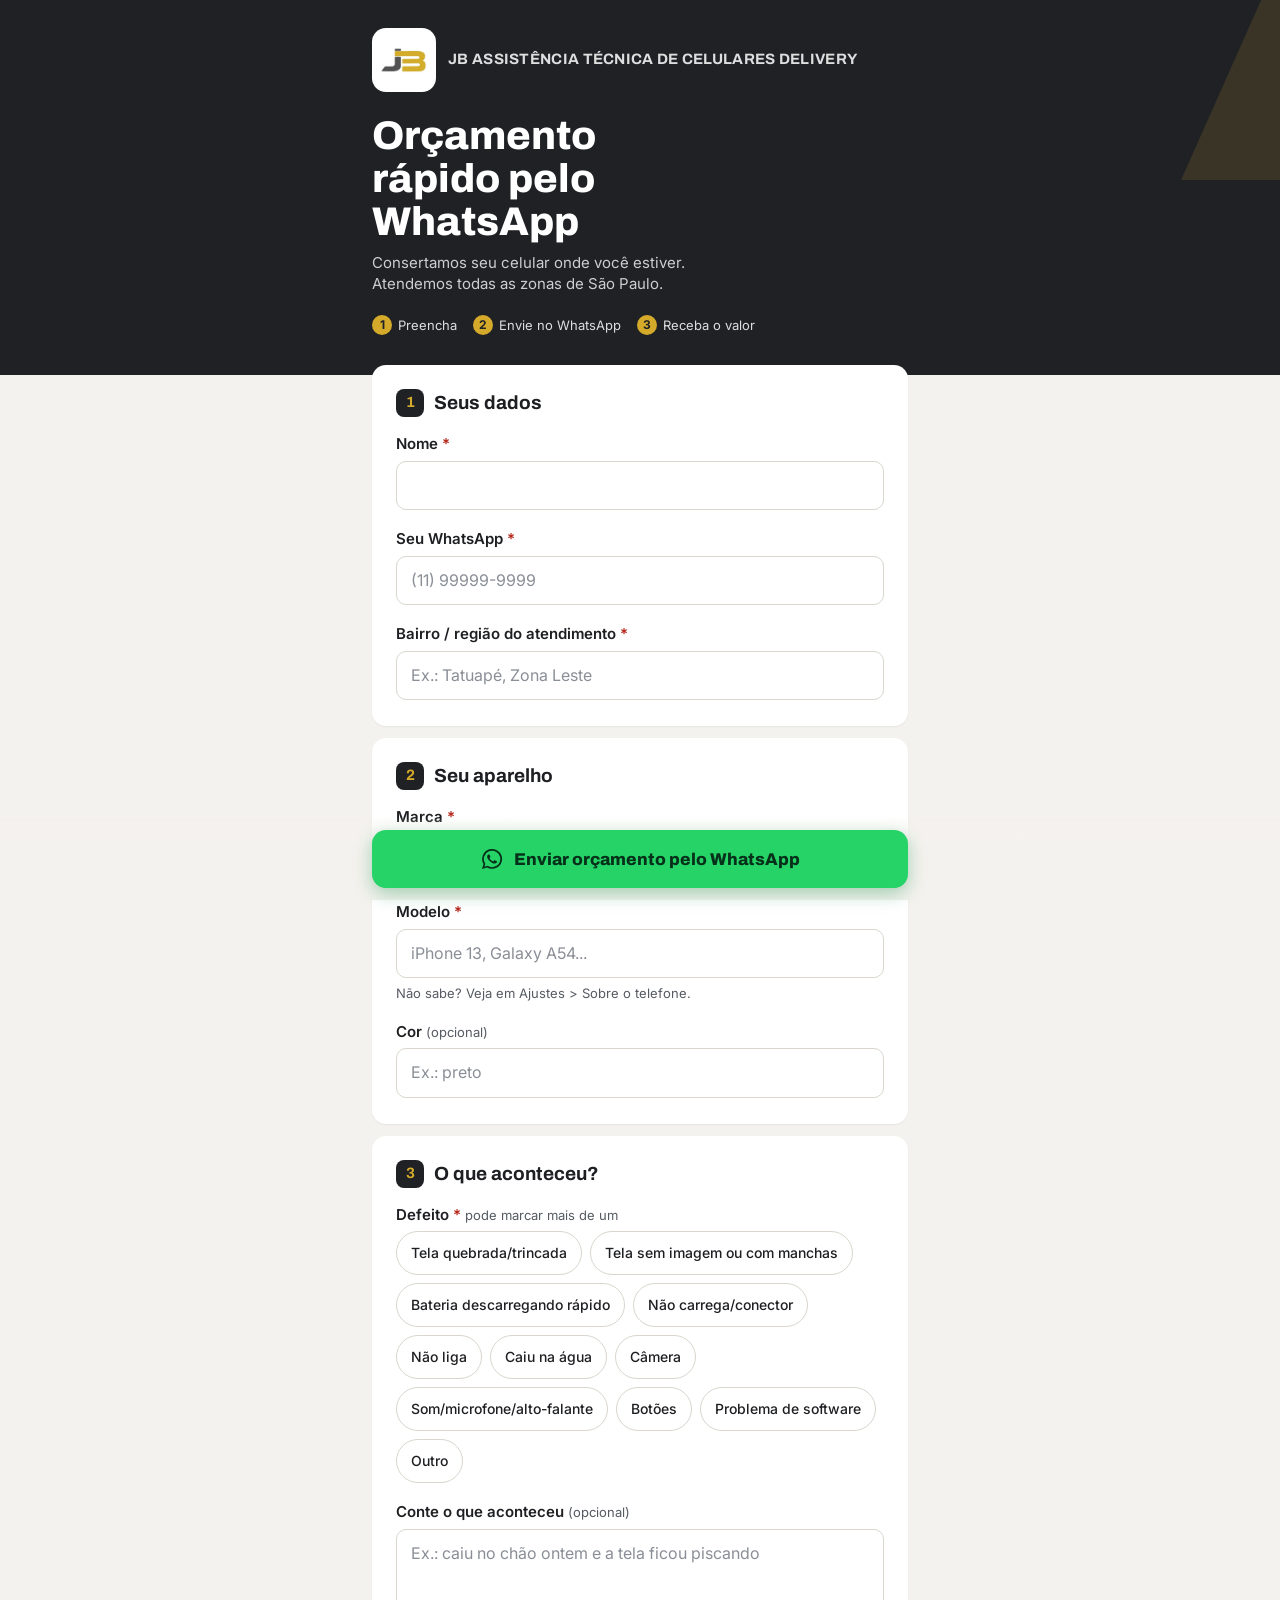
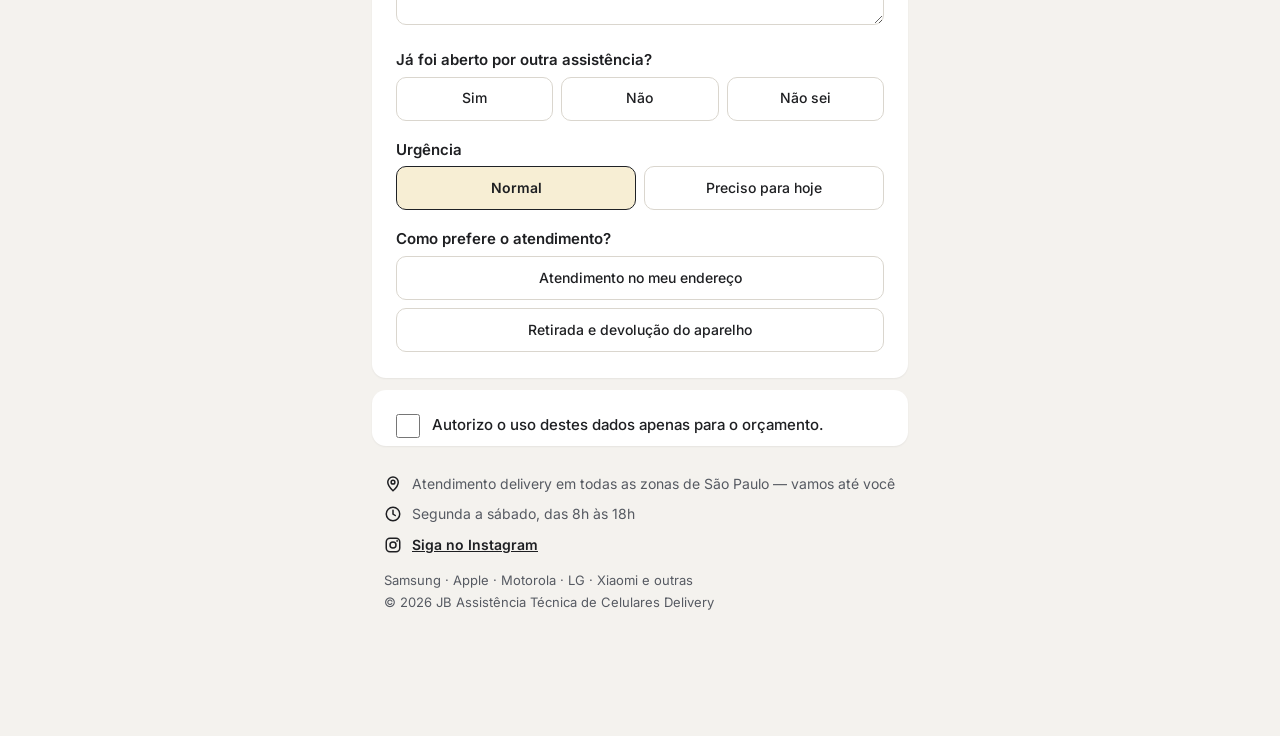
<file: index.html>
<!doctype html>
<html lang="pt-BR">
<head>
  <meta charset="utf-8">
  <meta name="viewport" content="width=device-width, initial-scale=1, viewport-fit=cover">
  <title>JB Assistência Técnica de Celulares Delivery | Conserto de celular em São Paulo</title>
  <meta name="description" content="Peça seu orçamento de conserto de celular pelo WhatsApp. Tela, bateria, conector, câmera e mais. Atendimento delivery em todas as zonas de São Paulo.">
  <meta name="theme-color" content="#1F2125">

  <!-- Ao publicar, troque https://jbassistencia.netlify.app pelo endereço real do site (veja o README) -->
  <link rel="canonical" href="https://jbassistencia.netlify.app/">
  <meta property="og:type" content="website">
  <meta property="og:locale" content="pt_BR">
  <meta property="og:site_name" content="JB Assistência Técnica de Celulares Delivery">
  <meta property="og:title" content="JB Assistência Técnica de Celulares Delivery — Orçamento rápido pelo WhatsApp">
  <meta property="og:description" content="Conserto de celular onde você estiver. Atendemos todas as zonas de São Paulo.">
  <meta property="og:url" content="https://jbassistencia.netlify.app/">
  <meta property="og:image" content="https://jbassistencia.netlify.app/og-image.jpg">
  <meta property="og:image:width" content="1200">
  <meta property="og:image:height" content="630">
  <meta name="twitter:card" content="summary_large_image">

  <link rel="icon" type="image/png" href="favicon.png">
  <link rel="apple-touch-icon" href="apple-touch-icon.png">

  <link rel="preconnect" href="https://fonts.googleapis.com">
  <link rel="preconnect" href="https://fonts.gstatic.com" crossorigin>
  <link rel="stylesheet" href="https://fonts.googleapis.com/css2?family=Archivo:wght@500;700;800&family=Inter:wght@400;500;600&display=swap">
  <link rel="stylesheet" href="style.css">

  <script src="config.js"></script>
</head>
<body>
  <header class="topo">
    <div class="topo__marca">
      <img class="topo__logo" src="logo-jb.png" alt="" width="120" height="64">
      <span class="topo__nome" data-config="nome">JB Assistência Técnica de Celulares Delivery</span>
    </div>
    <h1 class="topo__frase" data-config="frase">Orçamento rápido pelo WhatsApp</h1>
    <p class="topo__sub" data-config="subtitulo">Consertamos seu celular onde você estiver. Atendemos todas as zonas de São Paulo.</p>
    <ol class="passos" aria-label="Como funciona">
      <li><span>1</span>Preencha</li>
      <li><span>2</span>Envie no WhatsApp</li>
      <li><span>3</span>Receba o valor</li>
    </ol>
  </header>

  <main>
    <form id="form" class="form" novalidate>
      <div class="erro-geral" id="erro-geral" role="alert" hidden></div>

      <!-- 1. Cliente -->
      <section class="bloco" aria-labelledby="t-cliente">
        <h2 class="bloco__titulo" id="t-cliente"><span class="bloco__num">1</span>Seus dados</h2>

        <div class="campo">
          <label for="nome">Nome <span class="obr">*</span></label>
          <input id="nome" name="nome" type="text" autocomplete="name" autocapitalize="words" maxlength="80" required>
          <p class="campo__erro" id="nome-erro"></p>
        </div>

        <div class="campo">
          <label for="telefone">Seu WhatsApp <span class="obr">*</span></label>
          <input id="telefone" name="telefone" type="tel" inputmode="numeric" autocomplete="tel-national" placeholder="(11) 99999-9999" required>
          <p class="campo__erro" id="telefone-erro"></p>
        </div>

        <div class="campo">
          <label for="regiao">Bairro / região do atendimento <span class="obr">*</span></label>
          <input id="regiao" name="regiao" type="text" autocomplete="address-level3" placeholder="Ex.: Tatuapé, Zona Leste" maxlength="80" required>
          <p class="campo__erro" id="regiao-erro"></p>
        </div>
      </section>

      <!-- 2. Aparelho -->
      <section class="bloco" aria-labelledby="t-aparelho">
        <h2 class="bloco__titulo" id="t-aparelho"><span class="bloco__num">2</span>Seu aparelho</h2>

        <div class="campo">
          <label for="marca">Marca <span class="obr">*</span></label>
          <select id="marca" name="marca" required>
            <option value="">Selecione a marca</option>
          </select>
          <p class="campo__erro" id="marca-erro"></p>
        </div>

        <div class="campo">
          <label for="modelo">Modelo <span class="obr">*</span></label>
          <input id="modelo" name="modelo" type="text" placeholder="iPhone 13, Galaxy A54..." maxlength="60" required>
          <p class="campo__dica">Não sabe? Veja em Ajustes &gt; Sobre o telefone.</p>
          <p class="campo__erro" id="modelo-erro"></p>
        </div>

        <div class="campo">
          <label for="cor">Cor <span class="opc">(opcional)</span></label>
          <input id="cor" name="cor" type="text" placeholder="Ex.: preto" maxlength="30">
        </div>
      </section>

      <!-- 3. Problema -->
      <section class="bloco" aria-labelledby="t-problema">
        <h2 class="bloco__titulo" id="t-problema"><span class="bloco__num">3</span>O que aconteceu?</h2>

        <fieldset class="campo" id="defeitos-campo" aria-describedby="defeitos-erro">
          <legend>Defeito <span class="obr">*</span> <span class="opc">pode marcar mais de um</span></legend>
          <div class="chips" id="defeitos"></div>
          <p class="campo__erro" id="defeitos-erro"></p>
        </fieldset>

        <div class="campo">
          <label for="descricao">Conte o que aconteceu <span class="opc">(opcional)</span></label>
          <textarea id="descricao" name="descricao" rows="3" maxlength="500" placeholder="Ex.: caiu no chão ontem e a tela ficou piscando"></textarea>
        </div>

        <fieldset class="campo">
          <legend>Já foi aberto por outra assistência?</legend>
          <div class="segmentos" data-grupo="aberto">
            <label><input type="radio" name="aberto" value="Sim"><span>Sim</span></label>
            <label><input type="radio" name="aberto" value="Não"><span>Não</span></label>
            <label><input type="radio" name="aberto" value="Não sei"><span>Não sei</span></label>
          </div>
        </fieldset>

        <fieldset class="campo">
          <legend>Urgência</legend>
          <div class="segmentos">
            <label><input type="radio" name="urgencia" value="Normal" checked><span>Normal</span></label>
            <label><input type="radio" name="urgencia" value="Preciso para hoje"><span>Preciso para hoje</span></label>
          </div>
        </fieldset>

        <fieldset class="campo" id="atendimento-campo">
          <legend>Como prefere o atendimento?</legend>
          <div class="segmentos segmentos--coluna" id="atendimento"></div>
        </fieldset>
      </section>

      <div class="bloco bloco--final">
        <label class="consentimento" for="consentimento">
          <input id="consentimento" name="consentimento" type="checkbox" required>
          <span>Autorizo o uso destes dados apenas para o orçamento.</span>
        </label>
        <p class="campo__erro" id="consentimento-erro"></p>
      </div>

      <div class="acao">
        <button type="submit" class="botao-whats">
          <svg aria-hidden="true" viewBox="0 0 24 24" width="24" height="24"><path fill="currentColor" d="M12.04 2a9.9 9.9 0 0 0-8.5 14.98L2 22l5.16-1.5A9.93 9.93 0 1 0 12.04 2Zm0 18.13a8.2 8.2 0 0 1-4.2-1.15l-.3-.18-3.06.89.9-2.99-.2-.31a8.22 8.22 0 1 1 6.86 3.74Zm4.5-6.15c-.25-.12-1.46-.72-1.69-.8-.23-.08-.39-.12-.55.12-.16.25-.63.8-.78.97-.14.16-.29.18-.53.06a6.74 6.74 0 0 1-3.35-2.93c-.25-.44.25-.4.72-1.34.08-.16.04-.3-.02-.42l-.75-1.82c-.2-.48-.4-.41-.55-.42h-.47a.9.9 0 0 0-.65.3 2.73 2.73 0 0 0-.85 2.03 4.74 4.74 0 0 0 1 2.52 10.85 10.85 0 0 0 4.16 3.68c1.55.67 2.16.73 2.93.61.47-.07 1.46-.6 1.66-1.17.2-.58.2-1.07.15-1.17-.07-.1-.23-.16-.47-.28Z"/></svg>
          Enviar orçamento pelo WhatsApp
        </button>
      </div>
    </form>

    <section class="pronto" id="pronto" hidden tabindex="-1" aria-live="polite">
      <div class="pronto__icone" aria-hidden="true">
        <svg viewBox="0 0 24 24" width="28" height="28"><path fill="none" stroke="currentColor" stroke-width="2" stroke-linecap="round" stroke-linejoin="round" d="M23 19a2 2 0 0 1-2 2H3a2 2 0 0 1-2-2V8a2 2 0 0 1 2-2h4l2-3h6l2 3h4a2 2 0 0 1 2 2z"/><circle cx="12" cy="13" r="4" fill="none" stroke="currentColor" stroke-width="2"/></svg>
      </div>
      <h2>Quase lá!</h2>
      <p class="pronto__aviso" data-config="avisoFotos">Envie fotos do aparelho na conversa para agilizar o orçamento.</p>
      <p class="pronto__texto">O WhatsApp não abriu? <a id="link-whats" href="#" target="_blank" rel="noopener">Toque aqui para abrir</a>.</p>
      <button type="button" class="botao-sec" id="novo">Fazer outro orçamento</button>
    </section>
  </main>

  <footer class="rodape">
    <ul class="rodape__lista">
      <li id="r-endereco"><svg aria-hidden="true" viewBox="0 0 24 24" width="18" height="18"><path fill="none" stroke="currentColor" stroke-width="2" d="M12 21s-7-6.2-7-11.5A7 7 0 0 1 19 9.5C19 14.8 12 21 12 21Z"/><circle cx="12" cy="9.5" r="2.5" fill="none" stroke="currentColor" stroke-width="2"/></svg><span></span></li>
      <li id="r-horario"><svg aria-hidden="true" viewBox="0 0 24 24" width="18" height="18"><circle cx="12" cy="12" r="9" fill="none" stroke="currentColor" stroke-width="2"/><path fill="none" stroke="currentColor" stroke-width="2" stroke-linecap="round" d="M12 7v5l3 2"/></svg><span></span></li>
      <li id="r-instagram"><svg aria-hidden="true" viewBox="0 0 24 24" width="18" height="18"><rect x="3" y="3" width="18" height="18" rx="5" fill="none" stroke="currentColor" stroke-width="2"/><circle cx="12" cy="12" r="4" fill="none" stroke="currentColor" stroke-width="2"/><circle cx="17.5" cy="6.5" r="1.2" fill="currentColor"/></svg><a href="#" target="_blank" rel="noopener">Siga no Instagram</a></li>
    </ul>
    <p class="rodape__marcas">Samsung · Apple · Motorola · LG · Xiaomi e outras</p>
    <p class="rodape__copy">© <span id="ano"></span> <span data-config="nome">JB Assistência Técnica de Celulares Delivery</span></p>
  </footer>

  <script src="app.js"></script>
</body>
</html>
</file>
<file: style.css>
/* As cores vêm do config.js (aplicadas pelo app.js). Estes são só os valores de reserva. */
:root {
  --principal: #D5AA2A;
  --escuro: #1F2125;
  --fundo: #F4F2EE;
  --botao: #25D366;
  --texto-botao: #06301A;
  --texto: #1E1F22;
  --texto-2: #565A62;
  --linha: #DAD6CE;
  --erro: #B42318;
  --branco: #FFFFFF;
  --raio: 14px;
  --titulo: "Archivo", system-ui, -apple-system, "Segoe UI", Roboto, sans-serif;
  --corpo: "Inter", system-ui, -apple-system, "Segoe UI", Roboto, sans-serif;
}

*, *::before, *::after { box-sizing: border-box; }

html { -webkit-text-size-adjust: 100%; }

body {
  margin: 0;
  background: var(--fundo);
  color: var(--texto);
  font-family: var(--corpo);
  font-size: 16px;
  line-height: 1.45;
  /* espaço para o botão fixo */
  padding-bottom: calc(96px + env(safe-area-inset-bottom));
}

body.enviado { padding-bottom: 0; }

img, svg { display: block; }

/* ---------- Topo ---------- */
.topo {
  background: var(--escuro);
  color: var(--branco);
  padding: 20px 20px 28px;
  position: relative;
  overflow: hidden;
}

.topo::after {
  /* faixa dourada inclinada, ecoando o corte do "J" da logo */
  content: "";
  position: absolute;
  right: -70px;
  top: -40px;
  width: 120px;
  height: 220px;
  background: var(--principal);
  transform: skewX(-24deg);
  opacity: .14;
  pointer-events: none;
}

.topo__marca {
  display: flex;
  align-items: center;
  gap: 12px;
  position: relative;
  z-index: 1;
}

.topo__logo {
  width: 64px;
  height: 64px;
  object-fit: contain;
  background: var(--branco);
  border-radius: 14px;
  padding: 8px;
}

.topo__nome {
  font-family: var(--titulo);
  font-weight: 700;
  font-size: 15px;
  letter-spacing: .02em;
  text-transform: uppercase;
  color: rgba(255,255,255,.85);
}

.topo__frase {
  font-family: var(--titulo);
  font-weight: 800;
  font-size: 30px;
  line-height: 1.08;
  margin: 22px 0 8px;
  max-width: 14ch;
  position: relative;
  z-index: 1;
}

.topo__sub {
  margin: 0;
  color: rgba(255,255,255,.78);
  font-size: 15px;
  max-width: 36ch;
  position: relative;
  z-index: 1;
}

.passos {
  list-style: none;
  padding: 0;
  margin: 20px 0 0;
  display: flex;
  flex-wrap: wrap;
  gap: 8px 16px;
  font-size: 13px;
  color: rgba(255,255,255,.85);
  position: relative;
  z-index: 1;
}

.passos li { display: flex; align-items: center; gap: 6px; }

.passos span {
  display: inline-grid;
  place-items: center;
  width: 20px;
  height: 20px;
  border-radius: 50%;
  background: var(--principal);
  color: var(--escuro);
  font-weight: 700;
  font-size: 12px;
}

/* ---------- Formulário ---------- */
main {
  max-width: 560px;
  margin: 0 auto;
  padding: 0 12px;
}

.form { margin-top: -10px; position: relative; }

.bloco {
  background: var(--branco);
  border-radius: var(--raio);
  padding: 20px 16px 6px;
  margin-bottom: 12px;
  box-shadow: 0 1px 2px rgba(20,20,20,.06);
}

.bloco--final { padding-bottom: 16px; }

.bloco__titulo {
  font-family: var(--titulo);
  font-weight: 700;
  font-size: 19px;
  margin: 0 0 16px;
  display: flex;
  align-items: center;
  gap: 10px;
}

.bloco__num {
  display: inline-grid;
  place-items: center;
  width: 28px;
  height: 28px;
  border-radius: 8px;
  background: var(--escuro);
  color: var(--principal);
  font-size: 15px;
}

.campo {
  margin: 0 0 18px;
  padding: 0;
  border: 0;
  min-width: 0;
}

label, legend {
  display: block;
  font-weight: 600;
  font-size: 15px;
  margin-bottom: 6px;
  padding: 0;
}

.obr { color: var(--erro); }
.opc { font-weight: 400; color: var(--texto-2); font-size: 13px; }

input[type="text"], input[type="tel"], select, textarea {
  width: 100%;
  min-height: 48px;
  padding: 12px 14px;
  font: inherit;
  font-size: 16px; /* evita zoom automático no iPhone */
  color: var(--texto);
  background: var(--branco);
  border: 1.5px solid var(--linha);
  border-radius: 10px;
  appearance: none;
  -webkit-appearance: none;
}

select {
  background-image: url("data:image/svg+xml,%3Csvg xmlns='http://www.w3.org/2000/svg' width='12' height='8' viewBox='0 0 12 8'%3E%3Cpath d='M1 1l5 5 5-5' fill='none' stroke='%23565A62' stroke-width='2'/%3E%3C/svg%3E");
  background-repeat: no-repeat;
  background-position: right 14px center;
  padding-right: 40px;
}

textarea { resize: vertical; min-height: 88px; }

input::placeholder, textarea::placeholder { color: #8A8E96; }

input:focus, select:focus, textarea:focus {
  outline: none;
  border-color: var(--escuro);
  box-shadow: 0 0 0 3px color-mix(in srgb, var(--principal) 45%, transparent);
}

.campo__dica { margin: 6px 0 0; font-size: 13px; color: var(--texto-2); }

.campo__erro {
  margin: 6px 0 0;
  font-size: 14px;
  font-weight: 500;
  color: var(--erro);
}
.campo__erro:empty { display: none; }

.invalido input, .invalido select, .invalido textarea, input.invalido { border-color: var(--erro); }

/* Chips de defeito */
.chips { display: flex; flex-wrap: wrap; gap: 8px; }

.chips label, .segmentos label {
  position: relative;
  margin: 0;
  font-weight: 500;
  font-size: 14px;
  cursor: pointer;
}

.chips input, .segmentos input {
  position: absolute;
  opacity: 0;
  width: 1px;
  height: 1px;
}

.chips span, .segmentos span {
  display: flex;
  align-items: center;
  justify-content: center;
  min-height: 44px;
  padding: 10px 14px;
  border: 1.5px solid var(--linha);
  border-radius: 999px;
  background: var(--branco);
  transition: background .15s, border-color .15s;
  text-align: center;
}

.chips input:checked + span {
  background: var(--escuro);
  border-color: var(--escuro);
  color: var(--branco);
}

.chips input:checked + span::before {
  content: "";
  width: 8px;
  height: 8px;
  border-radius: 50%;
  background: var(--principal);
  margin-right: 8px;
}

.segmentos { display: grid; grid-auto-flow: column; grid-auto-columns: 1fr; gap: 8px; }
.segmentos--coluna { grid-auto-flow: row; }
.segmentos span { border-radius: 10px; }

.segmentos input:checked + span {
  border-color: var(--escuro);
  background: color-mix(in srgb, var(--principal) 20%, var(--branco));
  font-weight: 600;
}

.chips input:focus-visible + span,
.segmentos input:focus-visible + span,
.consentimento input:focus-visible {
  outline: 3px solid var(--principal);
  outline-offset: 2px;
}

.invalido .chips span { border-color: var(--erro); }

/* Consentimento */
.consentimento {
  display: flex;
  gap: 12px;
  align-items: flex-start;
  font-weight: 500;
  margin: 0;
  cursor: pointer;
}

.consentimento input {
  flex: none;
  width: 24px;
  height: 24px;
  margin: 0;
  accent-color: var(--escuro);
}

/* Erro geral */
.erro-geral {
  background: #FEF3F2;
  border: 1.5px solid var(--erro);
  color: var(--erro);
  border-radius: 10px;
  padding: 12px 14px;
  margin: 22px 0 12px;
  font-weight: 500;
  font-size: 15px;
}

/* ---------- Botão fixo ---------- */
.acao {
  position: fixed;
  left: 0;
  right: 0;
  bottom: 0;
  z-index: 10;
  padding: 12px 12px calc(12px + env(safe-area-inset-bottom));
  background: linear-gradient(to top, var(--fundo) 70%, transparent);
}

.botao-whats {
  display: flex;
  align-items: center;
  justify-content: center;
  gap: 10px;
  width: 100%;
  max-width: 536px;
  margin: 0 auto;
  min-height: 58px;
  padding: 14px 18px;
  border: 0;
  border-radius: 14px;
  background: var(--botao);
  color: var(--texto-botao);
  font-family: var(--titulo);
  font-weight: 800;
  font-size: 17px;
  cursor: pointer;
  box-shadow: 0 6px 18px rgba(18, 140, 70, .35);
  -webkit-tap-highlight-color: transparent;
}

.botao-whats:active { transform: translateY(1px); filter: brightness(.96); }
.botao-whats:focus-visible { outline: 3px solid var(--escuro); outline-offset: 3px; }

/* ---------- Tela de envio ---------- */
.pronto {
  background: var(--branco);
  border-radius: var(--raio);
  margin: -10px 0 12px;
  padding: 28px 20px;
  text-align: center;
  position: relative;
  outline: none;
}

.pronto__icone {
  display: inline-grid;
  place-items: center;
  width: 60px;
  height: 60px;
  border-radius: 50%;
  background: var(--escuro);
  color: var(--principal);
}

.pronto h2 { font-family: var(--titulo); font-size: 24px; margin: 14px 0 8px; }

.pronto__aviso {
  font-size: 18px;
  font-weight: 600;
  margin: 0 auto 14px;
  max-width: 30ch;
}

.pronto__texto { color: var(--texto-2); font-size: 14px; margin: 0 0 20px; }
.pronto__texto a { color: var(--texto); font-weight: 600; }

.botao-sec {
  min-height: 48px;
  padding: 12px 20px;
  font: inherit;
  font-weight: 600;
  background: transparent;
  color: var(--texto);
  border: 1.5px solid var(--linha);
  border-radius: 10px;
  cursor: pointer;
}

/* ---------- Rodapé ---------- */
.rodape {
  max-width: 560px;
  margin: 8px auto 0;
  padding: 16px 24px 24px;
  font-size: 14px;
  color: var(--texto-2);
}

.rodape__lista { list-style: none; padding: 0; margin: 0 0 12px; display: grid; gap: 10px; }
.rodape__lista li { display: flex; gap: 10px; align-items: flex-start; }
.rodape__lista svg { flex: none; margin-top: 1px; color: var(--texto); }
.rodape__lista a { color: var(--texto); font-weight: 600; min-height: 24px; }
.rodape__marcas, .rodape__copy { margin: 4px 0; font-size: 13px; }

@media (min-width: 640px) {
  .topo { padding: 28px max(24px, calc(50% - 268px)) 40px; }
  .topo__frase { font-size: 40px; }
  .bloco { padding: 24px 24px 8px; }
}

@media (prefers-reduced-motion: reduce) {
  * { transition: none !important; }
}
</file>
